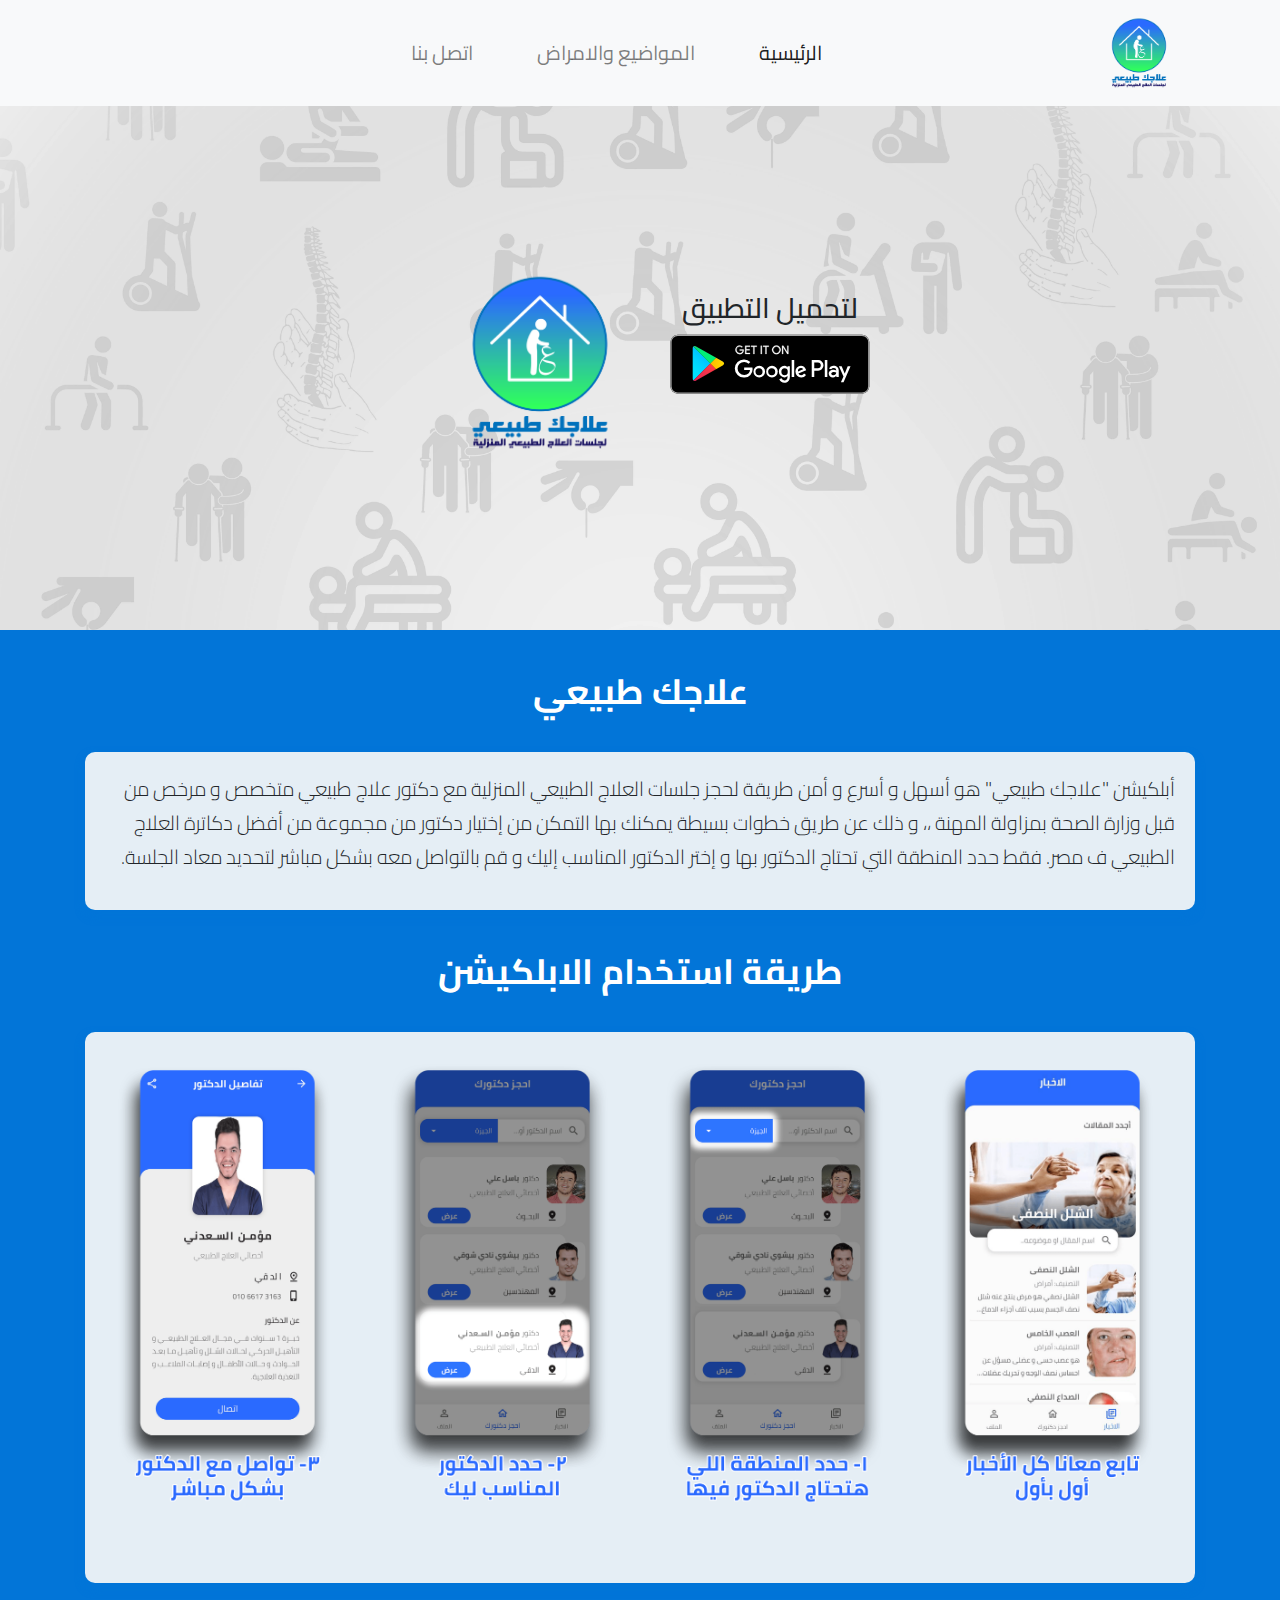
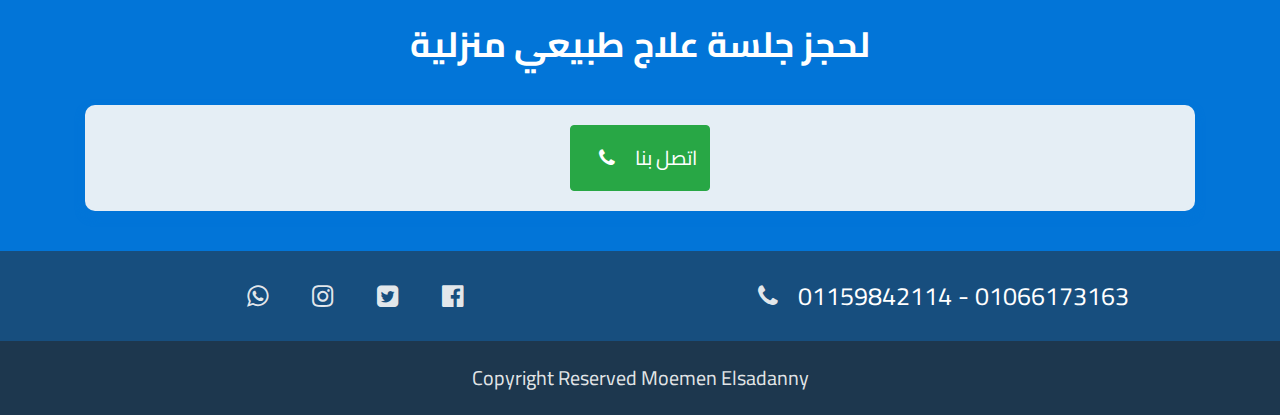
<file: index.html>
<!DOCTYPE html>
<html dir="rtl" lang="ar">
<head>
  <meta charset="UTF-8">
  <meta name="viewport" content="width=device-width, initial-scale=1.0">
  <!-- font family -->
  <link rel="preconnect" href="https://fonts.gstatic.com">
  <link href="https://fonts.googleapis.com/css2?family=Cairo&display=swap" rel="stylesheet">
  <!-- the icon  -->
  <link rel="shortcut icon" href="images/logo_PJ3_icon.ico" />
  <!-- Font Awsome Library -->
  <link rel="stylesheet" href="css/font-awesome.min.css">
  <!-- Bootstrap Library -->
  <link rel="stylesheet" href="css/bootstrap.min.css">
  <!-- Main Style -->
  <link rel="stylesheet" href="css/style.css">
  <!-- The Title -->
  <title>علاجك طبيعي</title>
</head>
<body>

<!-- nav bar -->
<header id="top">
  <nav class="navbar navbar-expand-lg navbar-light bg-light fixed-top justify-content-between">
    <div class="container">
    <a class="navbar-brand" href="index.html"><img class="logo-image" src="images/logo.png" alt="logo"></a>
    <button class="navbar-toggler" type="button" data-toggle="collapse" data-target="#navbarNav" aria-controls="navbarNav" aria-expanded="false" aria-label="Toggle navigation">
      <span class="navbar-toggler-icon"></span>
    </button>
    <div class="collapse navbar-collapse justify-content-center" id="navbarNav">
      <ul class="navbar-nav">
        <li class="nav-item active ml-5">
          <a class="nav-link a-active" href="#top">الرئيسية <span class="sr-only">(current)</span></a>
        </li>
        <li class="nav-item ml-5">
          <a class="nav-link" href="modoo.html">المواضيع والامراض</a>
        </li>
        <li class="nav-item ml-5">
          <a class="nav-link" href="#contact">اتصل بنا</a>
        </li>
      </ul>
    </div>
  </div>
  </nav><!-- End nav bar -->

  <!-- wall paper tag -->
      <div class="background">
        <div class="row">
          <div class="col mt-5">
            <div>
                <h3 class="text-center m-2">لتحميل التطبيق</h3>
                <a href="https://play.google.com/store/apps/details?id=com.avaris.DPT&fbclid=IwAR1IfxRfUG7x8m64HTsSNJohCnptoiV83AwrHN6hM81DMW-xuLHeK0tW5As"> <img class="playstor-ico" src="images/googleplay.svg" alt="animated-logo" /></a>
            </div>
          <div class="col mt-5" id="image-bou">
           <img class="animated-image" src="images/logo.png" alt="animated-logo" />
          </div>
        </div>
      </div>

</header>

<!-- about us  -->
<section id="about-us">
  <div class="container">
    <h1 class="heading text-center">علاجك طبيعي</h1>
    <div class="box-container">
      <p class="lead">
        أبلكيشن "علاجك طبيعي" هو أسهل و أسرع و أمن طريقة لحجز جلسات العلاج الطبيعي المنزلية مع دكتور علاج طبيعي متخصص و مرخص من قبل وزارة الصحة بمزاولة المهنة ،، و ذلك عن طريق خطوات بسيطة يمكنك بها التمكن من إختيار دكتور من مجموعة من أفضل دكاترة العلاج الطبيعي ف مصر.  فقط حدد المنطقة التي تحتاج الدكتور بها و إختر الدكتور المناسب إليك و قم بالتواصل معه بشكل مباشر لتحديد معاد الجلسة.
      </p>
    </div>
  </div>
</section>


<!-- استخدام الابلكيشن  -->
<section>
  <div class="container">
    <h3 class="heading text-center">طريقة استخدام الابلكيشن</h3>
    <div class="box-container">
        
        <div class="row">
          <div class="col-lg-3 col-md-6">
            <img class="mob-screen" src="images/1.png" alt="first-screen" />
          </div>
          <div class="col-lg-3 col-md-6">
            <img class="mob-screen" src="images/2.png" alt="first-screen" />
          </div>
          <div class="col-lg-3 col-md-6">
            <img class="mob-screen" src="images/3.png" alt="first-screen" />
          </div>
          <div class="col-lg-3 col-md-6">
            <img class="mob-screen" src="images/4.png" alt="first-screen" />
          </div>
        </div>
    </div>
  </div>
</section>

<!--لحجز جلسة علاج طبيعي يرجي الاتصال علي الارقام التاليه -->
<section>
  <div class="container">
    <h3 class="heading text-center"> لحجز جلسة علاج طبيعي منزلية </h3>
    <div class="box-container">
     
      <div class="etsal headt">
       
<!--         <span class="m-3 headt">اتصل بنا الان </span>-->
         <a href="tel:01066173163" class="btn btn-success etslNow">اتصل بنا <i class="fa fa-phone m-3"></i></a> 
     
      </div>
    </div>
  </div>
</section>

<!-- footer -->
<footer id="contact" class="pt-3">
  <div class="container">
    <div class="row">
      <div class="col-sm-6 text-center telephone mt-2 mb-2">01066173163 - 01159842114 <i class="fa fa-phone pl-3 social"></i></div>
      <div class="col-sm-6 text-center mt-2 mb-2">
        <a href="https://www.facebook.com/3elagktabie3y/" class="social"><i class="fa fa-facebook-official"></i></a>
        <a href="https://twitter.com/3elagkT?s=09&fbclid=IwAR0ROJCXlOmV77wz7S0hTeG_3ITkAWAJrBkCxf4_O75Jk-MAetf4sk9pFO4" class="social"><i class="fa fa-twitter-square" aria-hidden="true"></i></a>
        <a href="https://www.instagram.com/3elagaktabee3y/" class="social"> <i class="fa fa-instagram"></i></a>
        <a href="https://wa.me/+201066173163" class="social"> <i class="fa fa-whatsapp"></i></a>
      </div>
    </div>
    
  </div>

  <div class="copy-right text-center">
     Copyright Reserved  Moemen Elsadanny
  </div>
</footer>


<!-- scripts -->
  <script src="js/jquery3.5.1.js"></script>
  <script src="js/bootstrap.min.js"></script>
</body>
</html>
</file>
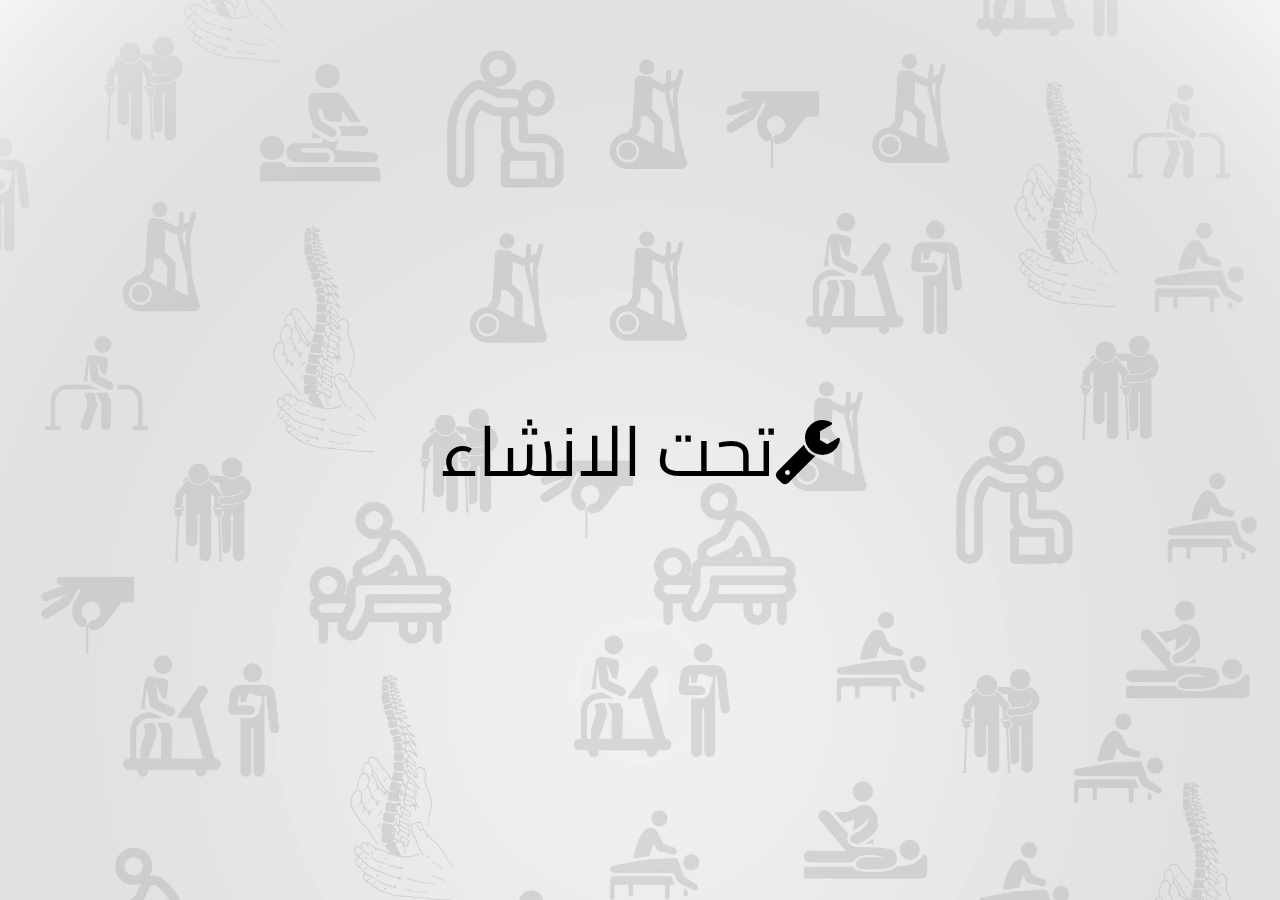
<file: modo3.html>
<!DOCTYPE html>
<html dir="rtl" lang="ar">
<head>
  <meta charset="UTF-8">
  <meta name="viewport" content="width=device-width, initial-scale=1.0">

  <!-- font family -->
  <link rel="preconnect" href="https://fonts.gstatic.com">
  <link href="https://fonts.googleapis.com/css2?family=Cairo&display=swap" rel="stylesheet">
   <!-- the icon  -->
  <link rel="shortcut icon" href="images/logo_PJ3_icon.ico" />
  <!-- Font Awsome Library -->
  <link rel="stylesheet" href="css/font-awesome.min.css">
  <!-- Bootstrap Library -->
  <link rel="stylesheet" href="css/bootstrap.min.css">
  <!-- Main Style -->
  <link rel="stylesheet" href="css/modo3.css">
  <title>المواضيع والامراض</title>
</head>
<body>
  
  <div>
    <i class="fa fa-wrench" aria-hidden="true"></i> تحت الانشاء
  </div>
</body>
</html>
</file>
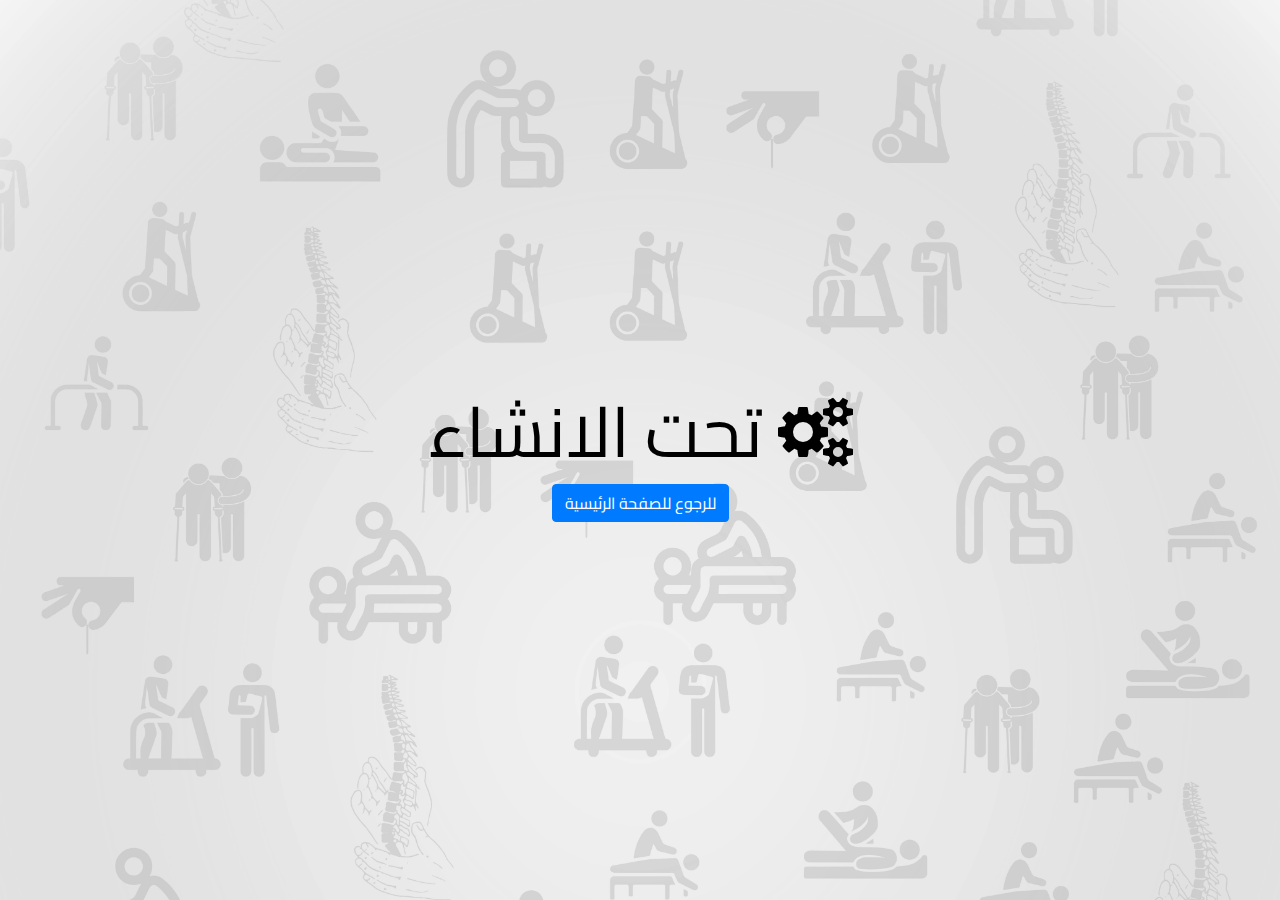
<file: modoo.html>
<!DOCTYPE html>
<html dir="rtl" lang="ar">
<head>
  <meta charset="UTF-8">
  <meta name="viewport" content="width=device-width, initial-scale=1.0">

  <!-- font family -->
  <link rel="preconnect" href="https://fonts.gstatic.com">
  <link href="https://fonts.googleapis.com/css2?family=Cairo&display=swap" rel="stylesheet">
   <!-- the icon  -->
  <link rel="shortcut icon" href="images/logo_PJ3_icon.ico" />
  <!-- Font Awsome Library -->
  <link rel="stylesheet" href="css/font-awesome.min.css">
  <!-- Bootstrap Library -->
  <link rel="stylesheet" href="css/bootstrap.min.css">
  <!-- Main Style -->
  <link rel="stylesheet" href="css/modoo.css">
  <title>المواضيع والامراض</title>
</head>
<body>
  
    <div>
         <section>
          <i class="fa fa-cogs" aria-hidden="true"></i>
            <span>تحت الانشاء  </span>

        </section>
        <a class="btn btn-primary" href="index.html">للرجوع  للصفحة الرئيسية</a>
   </div>
    
</body>
</html>
</file>
<file: css/style.css>
/*************************
    General Colors 
***************************/
:root {
  --background-color: #0275d8;
  --sec-col:rgba(247, 247, 247, 0.925);
  --white:#fff;
  --black:#000;
  --transition:all .3s linear; 
}

/*************************
    General style 
***************************/

* {
  padding:0;
  margin:0;
  text-align: right;
}
html {
  scroll-behavior: smooth;
}
body {
  background-color: var(--background-color);
  font-family: 'Cairo', sans-serif;
  line-height: 1.7;
}
/* the White box */
.box-container {
  padding: 20px;
  margin: 40px 0;
  border-radius: 10px;
  box-shadow: 0px 5px 10px  var(--background-color);
  background-color: var(--sec-col);
}
/* all head title for section in blue background  */
.heading {
  font-size: 35px;
  margin:40px 0;
  font-weight:700;
  color:var(--white);
}

.etslNow {
     font-size:20px; 
} 

/*************************
    Header style 
***************************/

header {
      height:70vh;
      background-image: url(../images/wallpaper.jpg);
      background-repeat: repeat;
      background-size: cover;
}

.logo-image {width:80px}

nav {font-size: 20px;}

.background {
    height:100%;
    display: flex;
    justify-content: center;
    align-items: center;
}
.background .col{
  margin: 0 20px;
  width:250px;
  display: flex;
  justify-content: center;
  align-items: center;
}

.background .playstor-ico {width:200px;}

 .background .animated-image {
   width:200px;
   transition:var(--transition);
   animation: bounce 2s ease-in-out infinite;
 }
 

/*استخدام الابلكيشن*/
.mob-screen {
  width:100%;
}

/*تحميل الابلكيشن*/
.etsal {
  display: flex;
  justify-content: center;
  align-items: center;
  font-size: 25px;
  text-align: left;
}
/*footer*/

footer {
  background-color: rgba(44, 41, 41, 0.514);
}
.social {
  margin: 0 20px;
  color:var(--sec-col);
  font-size:25px;
}
.social:hover {
  color:var(--white)
}
.copy-right {
  margin:15px 0 0;
  padding:20px 0;
  color:var(--sec-col);
  background-color:  rgba(36, 33, 33, 0.514);
  font-size:20px;
}

footer .telephone {
  display: flex;
  justify-content: center;
  align-items: center;
  font-size:25px;
  color:var(--white)
}

/*key frams*/

@keyframes bounce {
  0% {
    transform: scale(1);
  } 
  50% {
    transform: scale(1.15);
  }
  100% {
    transform: scale(1);
  }
}

/*************
Some media Query for icon and animation icon and google play icone and som heading
**************/

@media (max-width: 992px){
    .fa-phone,footer .telephone {
        font-size: 16px;
    }
    
    
} 


@media (max-width: 640px) 
{
    #image-bou
    {
        display: none;
    }
    
    .headt {
         font-size: 16px;
    }
    
    
}

@media (max-width: 540px) {
    .logo-image {width:60px}

    .heading {
      font-size: 30px;
      margin:40px 0;
      font-weight:700;
      color:var(--white);
    }

    
}
</file>
<file: css/modo3.css>
/*
General colors 
*/
:root {
  --background-color: #0275d8;
  --sec-col:rgba(247, 247, 247, 0.925);
  --white:#fff;
  --black: #000;
}

/*
General style 
*/

* {
  text-align: right;
}
html {
  scroll-behavior: smooth;
}
body {
  background-image: url('/images/wallpaper.jpg');
  background-size: cover;
  font-family: 'Cairo', sans-serif;;
}

div {
  color:var(--black);
  display: flex;
  justify-content: center;
  align-items: center;
  height: 100vh;
  font-size:70px;
}
</file>
<file: css/modoo.css>
/*
General colors 
*/
:root {
  --background-color: #0275d8;
  --sec-col:rgba(247, 247, 247, 0.925);
  --white:#fff;
  --black: #000;
}

/*
General style 
*/

* {
  text-align: right;
}
html {
  scroll-behavior: smooth;
}
body {
  background-image: url(../images/wallpaper.jpg);
  background-size: cover;
  font-family: 'Cairo', sans-serif;;
}

div {
  color:var(--black);
  display: flex;
  flex-direction: column;
  justify-content: center;
  align-items: center;
  height: 100vh;
  font-size:70px;
}
</file>
